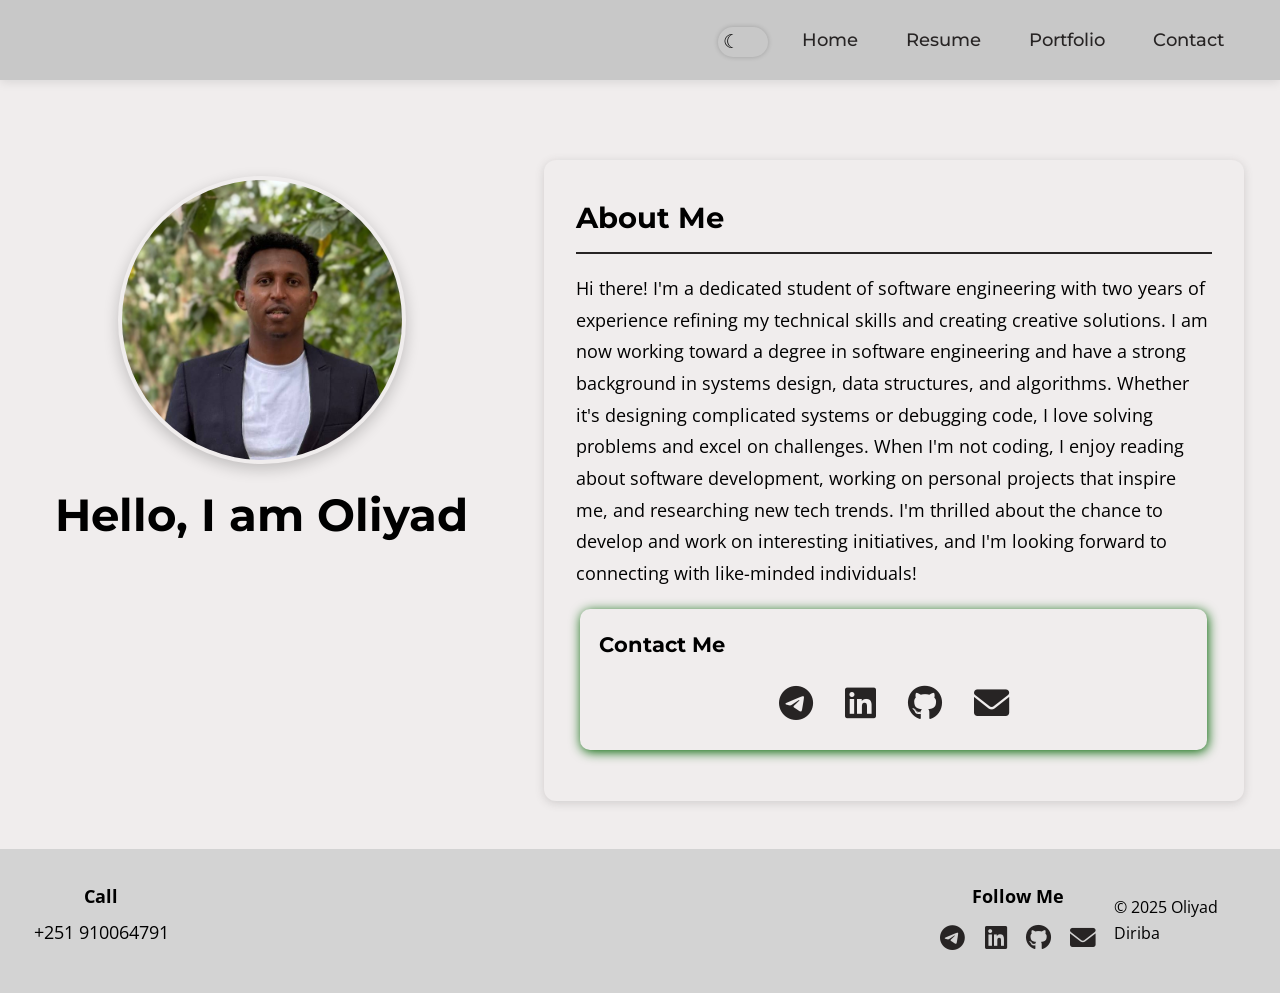
<file: personal-portfolio/index.html>
<!DOCTYPE html>
<html lang="en">
<head>
    <meta charset="UTF-8">
    <meta name="viewport" content="width=device-width, initial-scale=1.0">
    <meta name="robots" content="index, follow">
    <title>Home Page</title>
    <link rel="stylesheet" href="./css/about.css">
    <link rel="stylesheet" href="https://cdnjs.cloudflare.com/ajax/libs/font-awesome/6.0.0-beta3/css/all.min.css">
    <link rel="preconnect" href="https://fonts.googleapis.com">
    <link rel="preconnect" href="https://fonts.gstatic.com" crossorigin>
    <link href="https://fonts.googleapis.com/css2?family=Montserrat:ital,wght@0,100..900;1,100..900&family=Open+Sans:ital,wght@0,300..800;1,300..800&family=Roboto:ital,wght@0,100..900;1,100..900&display=swap" rel="stylesheet">
</head>
<body>
    <input type="checkbox" id="theme-toggle" class="theme-toggle">
    <label for="theme-toggle" class="toggle-label">     
        <span class="moon-icon">☾</span>   
        <span class="sun-icon">☀︎</span>                
    </label>
    
    <header>
        <nav class="home-nav">
            <a href="home.html">Home</a>
            <a href="resume.html">Resume</a>
            <a href="portfolio.html">Portfolio</a>
            <a href="contact.html">Contact</a>    
        </nav>
    </header>
    
    <main class="about-me">
        <section class="about-me__section">                   
            <div class="about-me__section-pic-div">
                <img class="about-me__section__profile-pic" src="./Images/profilePic/proPic.jpg" alt="Profile Picture">    
                <h2>Hello, I am Oliyad</h2>
                <div class="profession-wrap">
                    <h3 class="profession-list">
                        <span class="profession">Emerging developer</span>
                        <span class="profession">Musical instrument enthusiast</span>
                        <span class="profession">Frontend developer</span>
                        <span class="profession">Tech lover</span>
                    </h3> 
                </div>
            </div>                         
            <div class="about-me__section__infoCenter">
                <h3>About Me</h3>
                <p>
                    Hi there! I'm a dedicated student of software engineering with two years of experience refining my technical skills and creating creative solutions. I am now working toward a degree in software engineering and have a strong background in systems design, data structures, and algorithms. Whether it's designing complicated systems or debugging code, I love solving problems and excel on challenges. When I'm not coding, I enjoy reading about software development, working on personal projects that inspire me, and researching new tech trends. I'm thrilled about the chance to develop and work on interesting initiatives, and I'm looking forward to connecting with like-minded individuals!
                </p>    
                <div class="about-me__contactMe">
                    <h4>Contact Me</h4>
                    <div class="about-me__contactMe__links">
                        <a href="https://t.me/oliy_yad" target="_blank"><i class="fab fa-telegram"></i></a>
                        <a href="https://www.linkedin.com/in/oliyad-diriba/" target="_blank"><i class="fab fa-linkedin"></i></a>
                        <a href="https://github.com/oliprog-sys" target="_blank"><i class="fab fa-github"></i></a>
                        <a href="mailto:oliyaddiriba75@gmail.com" target="_blank"><i class="fas fa-envelope"></i></a>
                    </div>
                </div>                            
            </div>                         
        </section>        
    </main>
    
    <footer class="footer-main">       
        <section class="footer-main__firstSec">
            <div class="footer-main__firstSec__info1">
                <p>Call</p>
                <p>+251 910064791</p>
            </div>
            <div class="footer-main__firstSec__info2">
                <p>Follow Me</p>
                <div class="footer-main__firstSec__info2__links">
                    <a href="https://t.me/oliy_yad" target="_blank"><i class="fab fa-telegram"></i></a>
                    <a href="https://www.linkedin.com/in/oliyad-diriba/" target="_blank"><i class="fab fa-linkedin"></i></a>
                    <a href="https://github.com/oliprog-sys" target="_blank"><i class="fab fa-github"></i></a>
                    <a href="mailto:oliyaddiriba75@gmail.com"" target="_blank"><i class="fas fa-envelope"></i></a>
                </div>
            </div>
        </section>
        <section class="footer-main__secondSec">
            <p>&copy; 2025 Oliyad Diriba</p>
        </section>
    </footer>
</body>
</html>
</file>
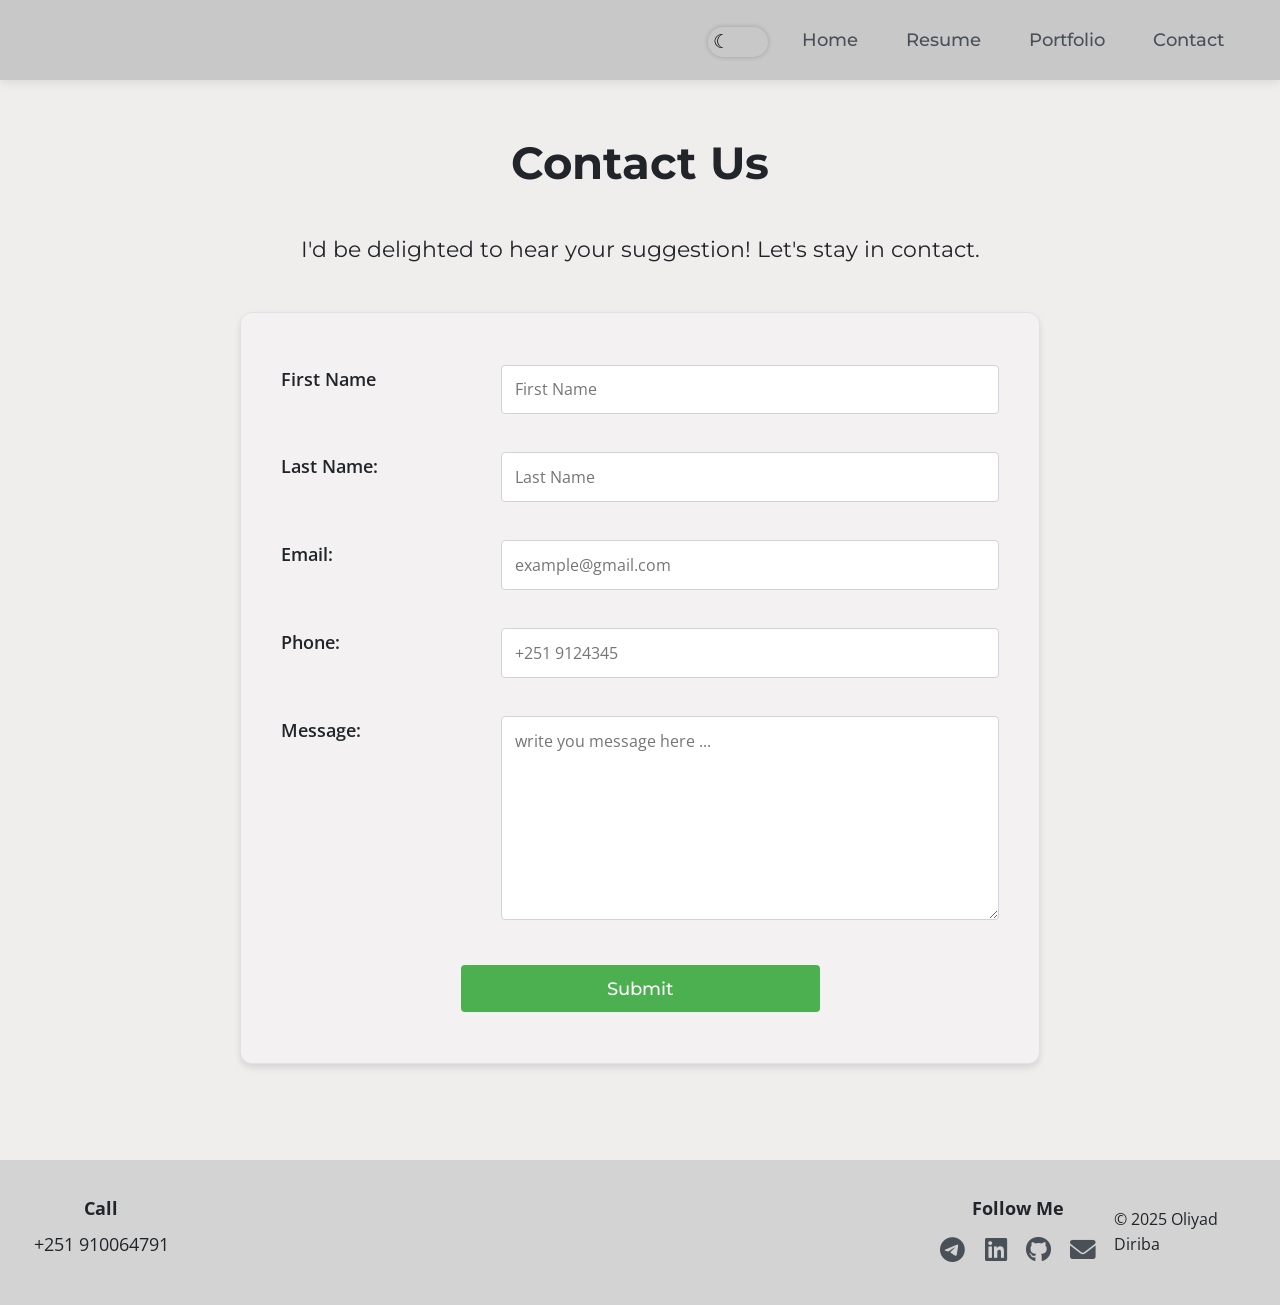
<file: personal-portfolio/contact.html>
<!DOCTYPE html>
<html lang="en">
<head>
    <meta charset="UTF-8">
    <meta name="viewport" content="width=device-width, initial-scale=1.0">
    <meta name="robots" content="index, follow">
    <title>Contack Us</title>
    <link rel="stylesheet" href="./css/contact.css">
    <link rel="stylesheet" href="https://cdnjs.cloudflare.com/ajax/libs/font-awesome/6.0.0-beta3/css/all.min.css">
    <link rel="preconnect" href="https://fonts.googleapis.com">
    <link rel="preconnect" href="https://fonts.gstatic.com" crossorigin>
    <link href="https://fonts.googleapis.com/css2?family=Montserrat:ital,wght@0,100..900;1,100..900&family=Open+Sans:ital,wght@0,300..800;1,300..800&family=Roboto:ital,wght@0,100..900;1,100..900&display=swap" rel="stylesheet">
</head>
<body>
    <input type="checkbox" id="theme-toggle" class="theme-toggle">
    <label for="theme-toggle" class="toggle-label">
        <span class="moon-icon">☾</span>   
        <span class="sun-icon">☀︎</span>  
    </label>
    
    <header>
        <nav class="contact-nav">
            <a href="home.html">Home</a>
            <a href="resume.html">Resume</a>
            <a href="portfolio.html">Portfolio</a>
            <a href="contact.html">Contact</a>
        </nav>
    </header>
    <main class="contact-main">
        <h1 class="contact-title">Contact Us</h1>
        <p class="contact-welcome">I'd be delighted to hear your suggestion! Let's stay in contact.</p>
        <form action="#" method="post" enctype="text/plain" class="contact-form">
            <table class="contact-table">            
                <tr>
                    <th><label for="firstname">First Name</label></th>
                    <td><input type="text" id="firstname" placeholder="First Name" required></td>
                </tr>
                <tr>
                    <th><label for="lastname">Last Name:</label></th>
                    <td><input type="text" id="lastname" placeholder="Last Name" required></td>
                </tr>
                <tr>
                    <th><label for="email">Email:</label></th>
                    <td><input type="email" name="email" id="email" placeholder="example@gmail.com" required></td>
                </tr>
                <tr>
                    <th><label for="phoneNum">Phone:</label></th>
                    <td><input type="tel" id="phoneNum" placeholder="+251 9124345" required></td>
                </tr>
                <tr>
                    <th><label for="message">Message:</label></th>
                    <td><textarea rows="8" cols="7" name="message" id="message" placeholder="write you message here ..."></textarea></td>
                </tr>
                <tr>                    
                    <td colspan="2">
                        <input type="submit" class="submitBtn" name="submit-btn" id="submit-btn">
                    </td>
                </tr>            
            </table>
        </form>
    </main>
    <footer class="footer-main">       
        <section class="footer-main__firstSec">
            <div class="footer-main__firstSec__info1">
                <p>Call</p>
                <p>+251 910064791</p>
            </div>
            <div class="footer-main__firstSec__info2">
                <p>Follow Me</p>
                <div class="footer-main__firstSec__info2__links">
                    <a href="https://t.me/oliy_yad" target="_blank"><i class="fab fa-telegram"></i></a>
                    <a href="https://www.linkedin.com/in/oliyad-diriba/" target="_blank"><i class="fab fa-linkedin"></i></a>
                    <a href="https://github.com/oliprog-sys" target="_blank"><i class="fab fa-github"></i></a>
                    <a href="mailto:oliyaddiriba75@gmail.com"" target="_blank"><i class="fas fa-envelope"></i></a>
                </div>
            </div>
        </section>
        <section class="footer-main__secondSec">
            <p>&copy; 2025 Oliyad Diriba</p>
        </section>
    </footer>
</body>
</html>
</file>
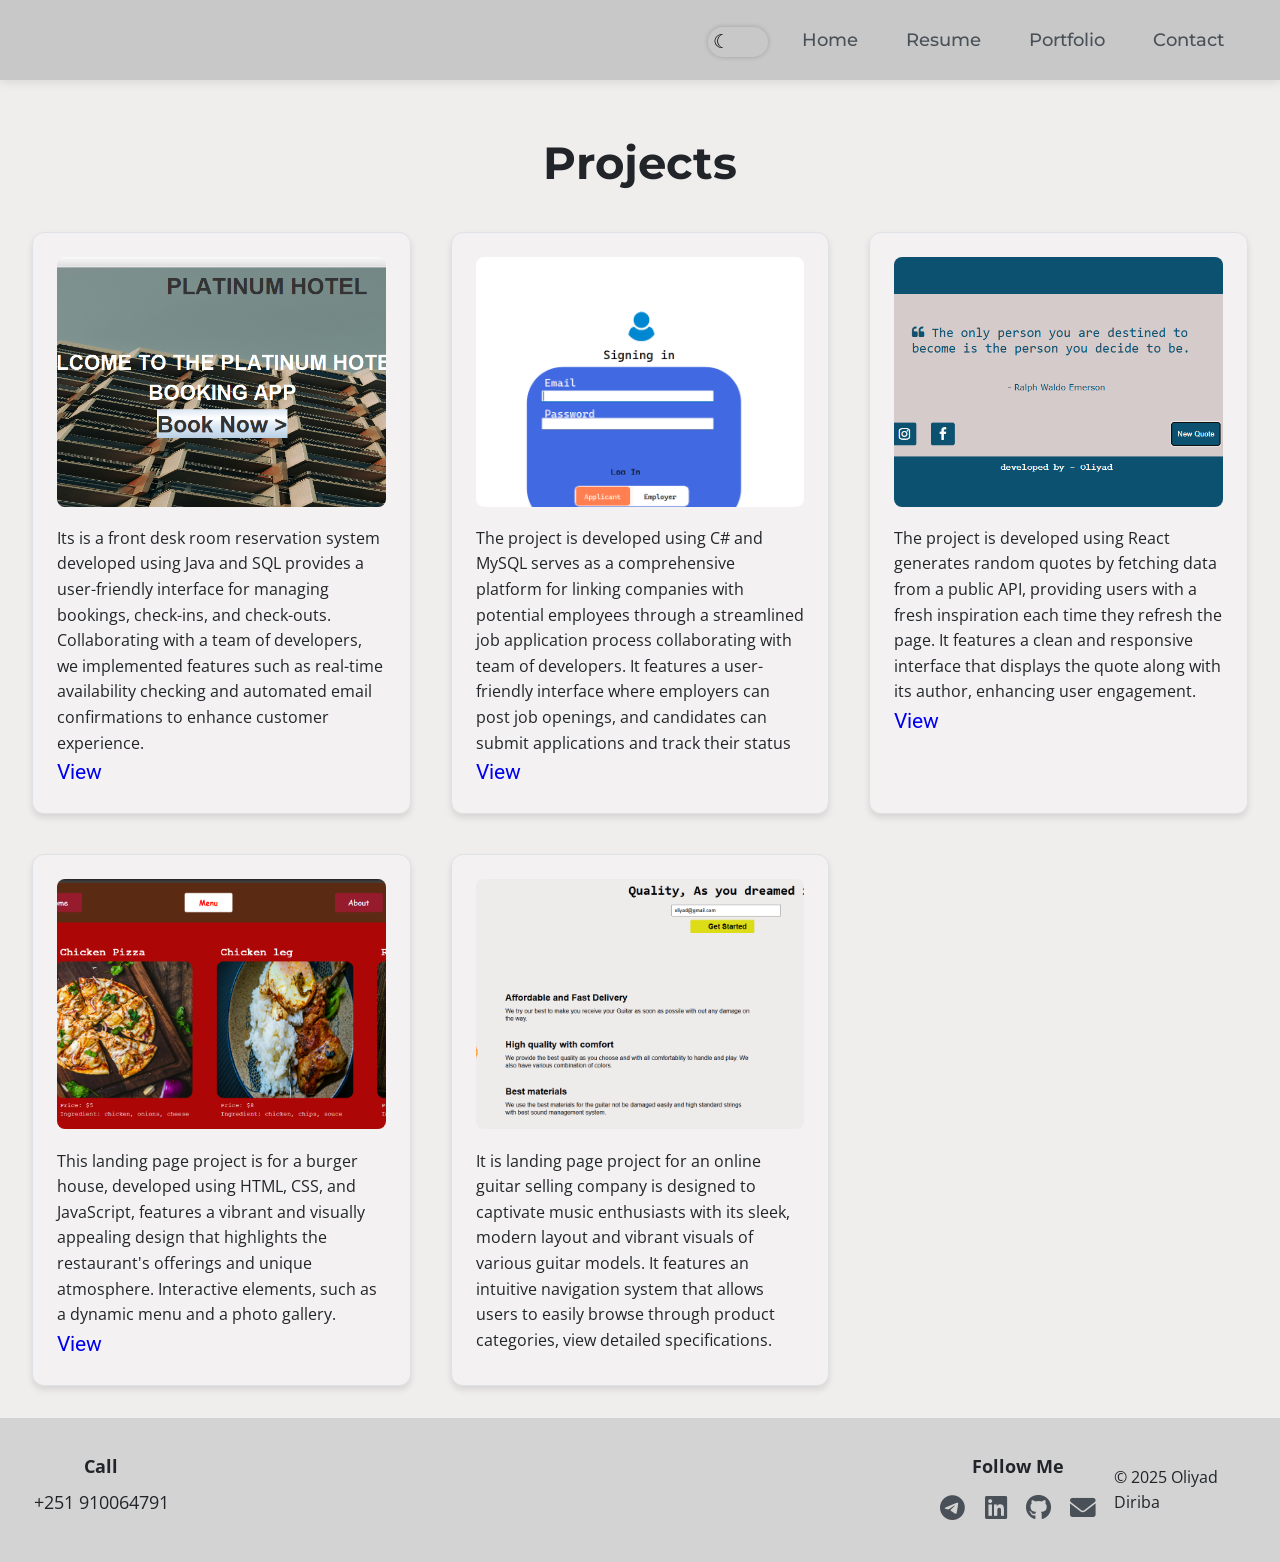
<file: personal-portfolio/portfolio.html>
<!DOCTYPE html>
<html lang="en">
<head>
    <meta charset="UTF-8">
    <meta name="viewport" content="width=device-width, initial-scale=1.0">
     <meta name="robots" content="index, follow">
    <title>Portfolio</title>
    <link rel="stylesheet" href="./css/portfolio.css">
    <link rel="stylesheet" href="https://cdnjs.cloudflare.com/ajax/libs/font-awesome/6.0.0-beta3/css/all.min.css">
    <link rel="preconnect" href="https://fonts.googleapis.com">
    <link rel="preconnect" href="https://fonts.gstatic.com" crossorigin>
    <link href="https://fonts.googleapis.com/css2?family=Montserrat:ital,wght@0,100..900;1,100..900&family=Open+Sans:ital,wght@0,300..800;1,300..800&family=Roboto:ital,wght@0,100..900;1,100..900&display=swap" rel="stylesheet">
</head>
<body>
    <input type="checkbox" id="theme-toggle" class="theme-toggle">
    <label for="theme-toggle" class="toggle-label">
        <span class="moon-icon">☾</span>   
        <span class="sun-icon">☀︎</span>  
    </label>
    
    <header>
        <nav class="portfolio-nav">
            <a href="home.html">Home</a>
            <a href="resume.html">Resume</a>
            <a href="portfolio.html">Portfolio</a>
            <a href="contact.html">Contact</a>
        </nav>
    </header>
    <main class="portfolio-section">
        <h1>Projects</h1>
        <div class="portfolio-section-container">
            <section class="portfolio-section__display">
                <div class="portfolio-section__display__img">
                    <img src="./Images/projectsImg/manag.png" alt="">
                </div>
                <div class="portfolio-section__display__description">
                   <p>
                        Its is a front desk room reservation system developed using Java and SQL provides a user-friendly interface for managing bookings, check-ins, and check-outs. Collaborating with a team of developers, we implemented features such as real-time availability checking and automated email confirmations to enhance customer experience.
                    </p>
                    <a href="https://github.com/oliprog-sys/hotel-room-reservation-project" target="_blank">View</a>
                </div>                
            </section>
            <section class="portfolio-section__display">
                <div class="portfolio-section__display__img">
                    <img width="120px" height="140px" src="./Images/projectsImg/jobS.png" alt="">
                </div>
                <div class="portfolio-section__display__description">
                   <p>
                    The project is developed using C# and MySQL serves as a comprehensive platform for linking companies with potential employees through a streamlined job application process collaborating with team of developers. It features a user-friendly interface where employers can post job openings, and candidates can submit applications and track their status
                   </p>
                   <a href="https://github.com/oliprog-sys/Job-In" target="_blank">View</a>
                </div>                
            </section>
            <section class="portfolio-section__display">
                <div class="portfolio-section__display__img">
                    <img width="120px" height="150px" src="./Images/projectsImg/randomeGene.png" alt="">
                </div>
                <div class="portfolio-section__display__description">
                   <p>
                    The project is developed using React generates random quotes by fetching data from a public API, providing users with a fresh inspiration each time they refresh the page. It features a clean and responsive interface that displays the quote along with its author, enhancing user engagement.
                   </p>
                   <a href="https://github.com/oliprog-sys/random-quote-app target="_blank">View</a>
                </div>                
            </section>
            <section class="portfolio-section__display">
                <div class="portfolio-section__display__img">
                    <img width="120px" height="150px" src="./Images/projectsImg/burgHo.png" alt="">
                </div>
                <div class="portfolio-section__display__description">
                   <p>
                    This landing page project is for a burger house, developed using HTML, CSS, and JavaScript, features a vibrant and visually appealing design that highlights the restaurant's offerings and unique atmosphere. Interactive elements, such as a dynamic menu and a photo gallery.
                   </p>
                   <a href="https://github.com/oliprog-sys/Restaurant-pagen" target="_blank">View</a>
                </div>                
            </section>
            <section class="portfolio-section__display">
                <div class="portfolio-section__display__img">
                    <img width="120px" height="150px" src="./Images/projectsImg/comm.png" alt="">
                </div>
                <div class="portfolio-section__display__description">
                   <p>
                    It is landing page project for an online guitar selling company is designed to captivate music enthusiasts with its sleek, modern layout and vibrant visuals of various guitar models. It features an intuitive navigation system that allows users to easily browse through product categories, view detailed specifications.
                   </p>                   
                </div>                
            </section>                        
        </div>
    </main>
    <footer class="footer-main">       
        <section class="footer-main__firstSec">
            <div class="footer-main__firstSec__info1">
                <p>Call</p>
                <p>+251 910064791</p>
            </div>
            <div class="footer-main__firstSec__info2">
                <p>Follow Me</p>
                <div class="footer-main__firstSec__info2__links">
                    <a href="https://t.me/oliy_yad" target="_blank"><i class="fab fa-telegram"></i></a>
                    <a href="https://www.linkedin.com/in/oliyad-diriba/" target="_blank"><i class="fab fa-linkedin"></i></a>
                    <a href="https://github.com/oliprog-sys" target="_blank"><i class="fab fa-github"></i></a>
                    <a href="mailto:oliyaddiriba75@gmail.com"" target="_blank"><i class="fas fa-envelope"></i></a>
                </div>
            </div>
        </section>
        <section class="footer-main__secondSec">
            <p>&copy; 2025 Oliyad Diriba</p>
        </section>
    </footer>
</body>
</html>
</file>
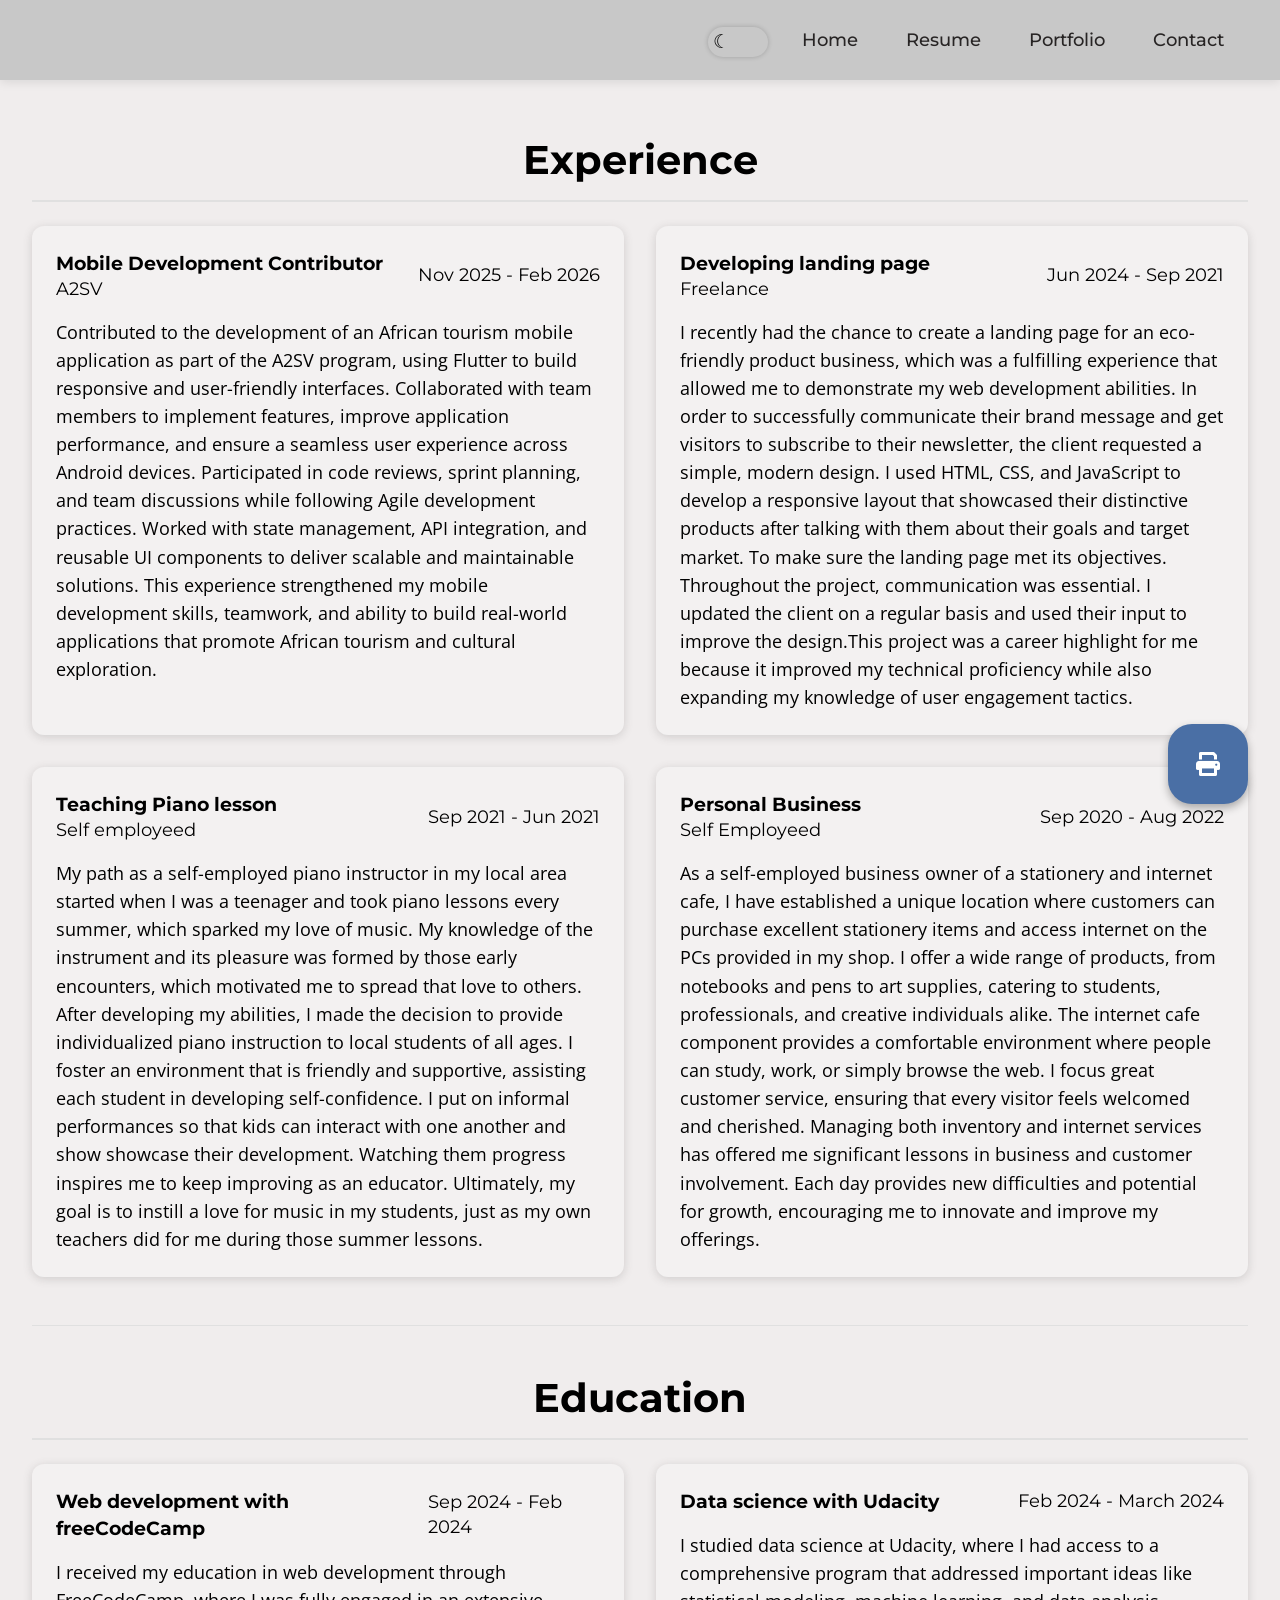
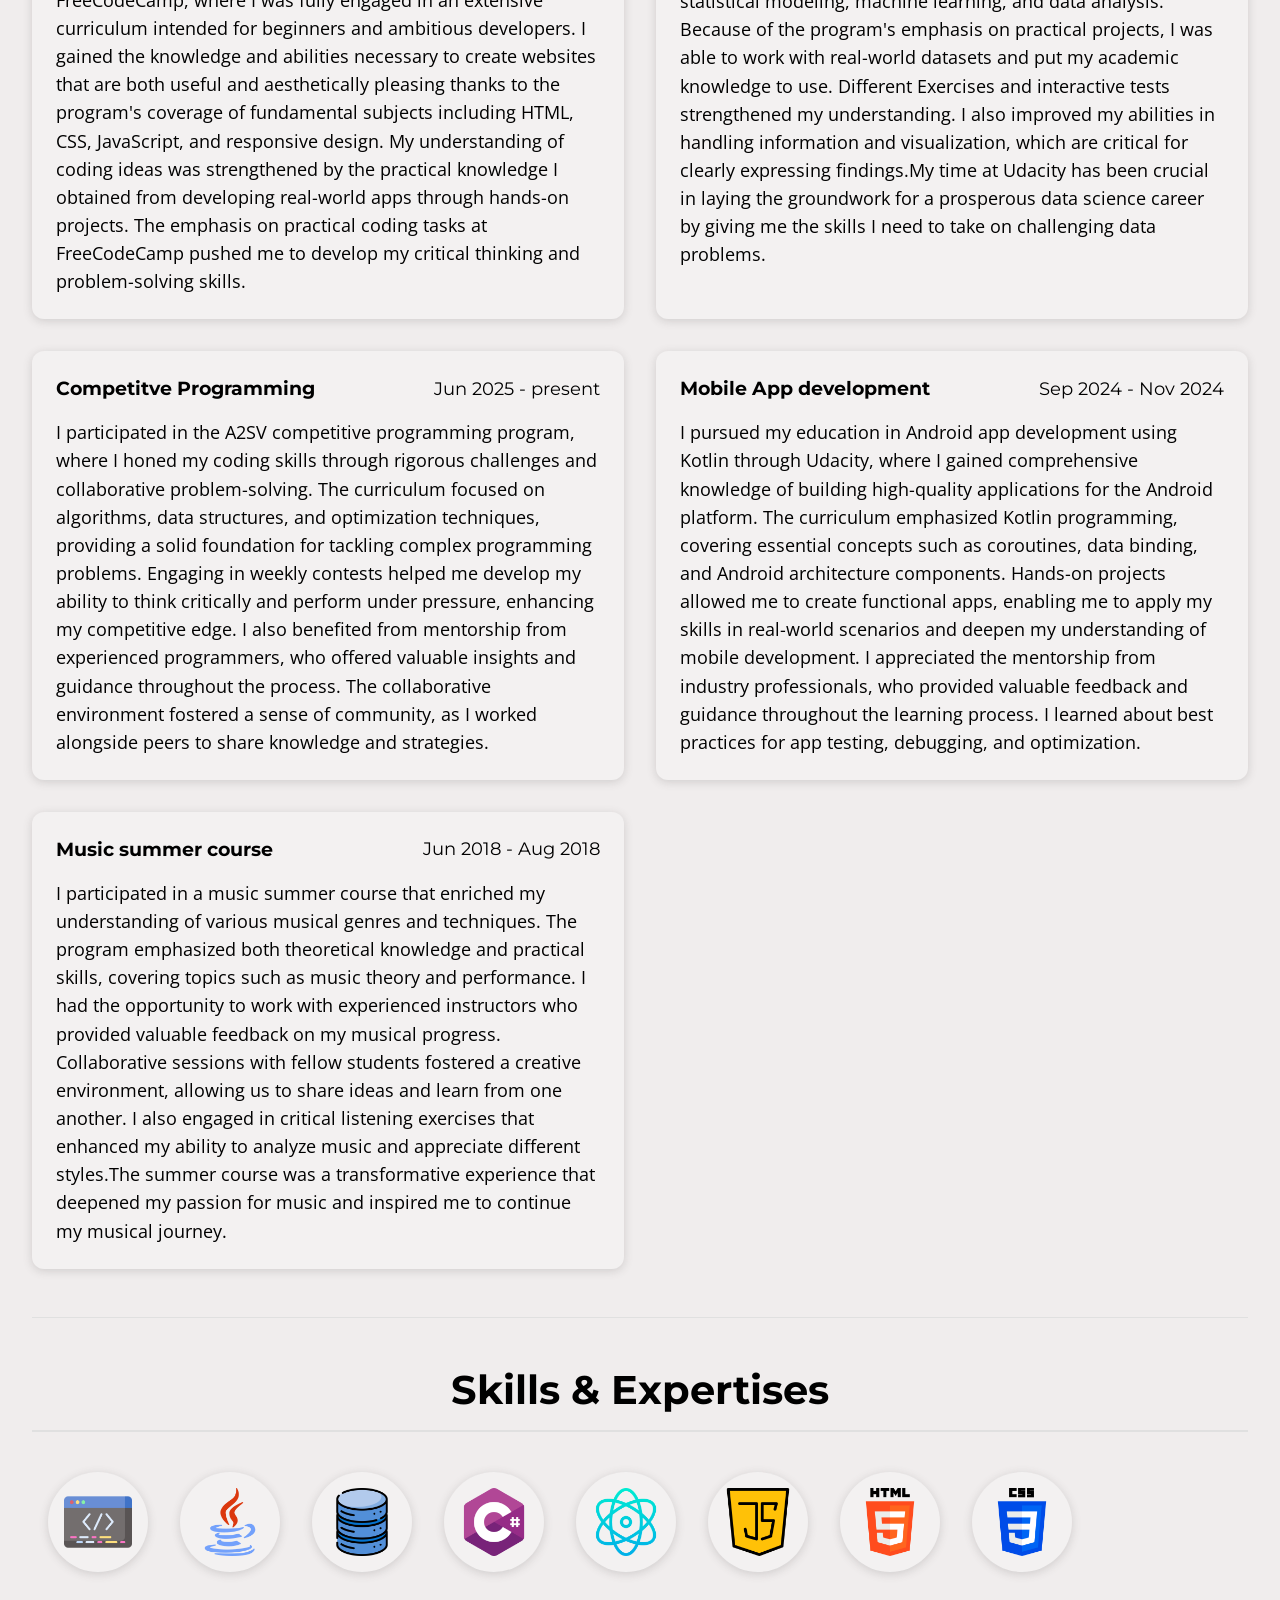
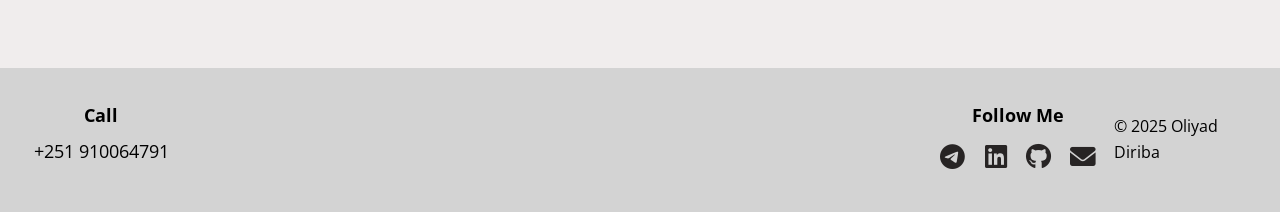
<file: personal-portfolio/resume.html>
<!DOCTYPE html>
<html lang="en">
<head>
    <meta charset="UTF-8">
    <meta name="viewport" content="width=device-width, initial-scale=1.0">
     <meta name="robots" content="index, follow">
    <title>Resume</title>
    <link rel="stylesheet" href="./css/resume.css">
    <link rel="stylesheet" href="https://cdnjs.cloudflare.com/ajax/libs/font-awesome/6.0.0-beta3/css/all.min.css">    
    <link rel="preconnect" href="https://fonts.googleapis.com">
    <link rel="preconnect" href="https://fonts.gstatic.com" crossorigin>
    <link href="https://fonts.googleapis.com/css2?family=Montserrat:ital,wght@0,100..900;1,100..900&family=Open+Sans:ital,wght@0,300..800;1,300..800&family=Roboto:ital,wght@0,100..900;1,100..900&display=swap" rel="stylesheet">

</head>
<body>
    <input type="checkbox" id="theme-toggle" class="theme-toggle">
    <label for="theme-toggle" class="toggle-label">
        <span class="moon-icon">☾</span>   
        <span class="sun-icon">☀︎</span>  
    </label>

    <button class="print-button" onclick="window.print()">
        <i class="fas fa-print"></i>
    </button>

    <header>
        <nav class="resume-nav">
            <a href="home.html">Home</a>
            <a href="resume.html">Resume</a>
            <a href="portfolio.html">Portfolio</a>
            <a href="contact.html">Contact</a>
        </nav>
    </header>
    <main class="resume-main">
        <section class="resume-section">
            <h2>Experience</h2>
            <ol class="experience-list">
                <li>
    <div class="experience-section">
        <div class="experience-section__timeline">
            <div>
                <p>Mobile Development Contributor</p>
                <p>A2SV</p>
            </div>
            <p>Nov 2025 - Feb 2026</p>
        </div>

        <p class="experience-section__info">
            Contributed to the development of an African tourism mobile application as part of the A2SV program, using Flutter to build responsive and user-friendly interfaces. Collaborated with team members to implement features, improve application performance, and ensure a seamless user experience across Android devices. Participated in code reviews, sprint planning, and team discussions while following Agile development practices. Worked with state management, API integration, and reusable UI components to deliver scalable and maintainable solutions. This experience strengthened my mobile development skills, teamwork, and ability to build real-world applications that promote African tourism and cultural exploration.
        </p>
    </div>
</li>
                <li>
                    <div class="experience-section">
                        <div class="experience-section__timeline">
                            <div>
                                <p>Developing landing page</p>
                                <p>Freelance</p>
                            </div>
                            <p> Jun 2024 - Sep 2021</p>                            
                        </div>  
                        <p class="experience-section__info">
                            I recently had the chance to create a landing page for an eco-friendly product business, which was a fulfilling experience that allowed me to demonstrate my web development abilities. In order to successfully communicate their brand message and get visitors to subscribe to their newsletter, the client requested a simple, modern design. I used HTML, CSS, and JavaScript to develop a responsive layout that showcased their distinctive products after talking with them about their goals and target market. To make sure the landing page met its objectives. Throughout the project, communication was essential. I updated the client on a regular basis and used their input to improve the design.This project was a career highlight for me because it improved my technical proficiency while also expanding my knowledge of user engagement tactics.
                        </p>                                      
                    </div>
                </li>
                <li>
                    <div class="experience-section">
                        <div class="experience-section__timeline">
                            <div>
                                <p>Teaching Piano lesson</p>
                                <p>Self employeed</p>
                            </div>
                            <p>Sep 2021 - Jun 2021</p>                            
                        </div>
                        <p class="experience-section__info">
                            My path as a self-employed piano instructor in my local area started when I was a teenager and took piano lessons every summer, which sparked my love of music. My knowledge of the instrument and its pleasure was formed by those early encounters, which motivated me to spread that love to others. After developing my abilities, I made the decision to provide individualized piano instruction to local students of all ages. I foster an environment that is friendly and supportive, assisting each student in developing self-confidence. I put on informal performances so that kids can interact with one another and show showcase their development. Watching them progress inspires me to keep improving as an educator. Ultimately, my goal is to instill a love for music in my students, just as my own teachers did for me during those summer lessons.
                        </p>                                      
                    </div>
                </li>
                <li>
                    <div class="experience-section">
                        <div class="experience-section__timeline">
                            <div>
                                <p>Personal Business</p>
                                <p>Self Employeed</p>
                            </div>
                            <p> Sep 2020 - Aug 2022</p>                            
                        </div>  
                        <p class="experience-section__info">
                            As a self-employed business owner of a stationery and internet cafe, I have established a unique location where customers can purchase excellent stationery items and access internet on the PCs provided in my shop. I offer a wide range of products, from notebooks and pens to art supplies, catering to students, professionals, and creative individuals alike. The internet cafe component provides a comfortable environment where people can study, work, or simply browse the web. I focus great customer service, ensuring that every visitor feels welcomed and cherished.  Managing both inventory and internet services has offered me significant lessons in business and customer involvement. Each day provides new difficulties and potential for growth, encouraging me to innovate and improve my offerings.
                        </p>                                      
                    </div>
                </li>
                
            </ol>
        </section>
        <hr>
        <section class="resume-section">
            <h2>Education</h2>           
            <ol class="education-list">
                <li>
                    <div class="education-section">
                        <div class="education-section__timeline">                            
                            <p>Web development with freeCodeCamp</p>
                            <p>Sep 2024 - Feb 2024</p>
                        </div>
                        <p class="education-section__info">
                            I received my education in web development through FreeCodeCamp, where I was fully engaged in an extensive curriculum intended for beginners and ambitious developers. I gained the knowledge and abilities necessary to create websites that are both useful and aesthetically pleasing thanks to the program's coverage of fundamental subjects including HTML, CSS, JavaScript, and responsive design. My understanding of coding ideas was strengthened by the practical knowledge I obtained from developing real-world apps through hands-on projects.  The emphasis on practical coding tasks at FreeCodeCamp pushed me to develop my critical thinking and problem-solving skills. 
                        </p>                        
                    </div> 
                </li>
                <li>
                    <div class="education-section">
                        <div class="education-section__timeline">                            
                            <p>Data science with Udacity</p>
                            <p>Feb 2024 - March 2024</p>
                        </div>
                        <p class="education-section__info">
                            I studied data science at Udacity, where I had access to a comprehensive program that addressed important ideas like statistical modeling, machine learning, and data analysis. Because of the program's emphasis on practical projects, I was able to work with real-world datasets and put my academic knowledge to use. Different Exercises and interactive tests strengthened my understanding. I also improved my abilities in handling information and visualization, which are critical for clearly expressing findings.My time at Udacity has been crucial in laying the groundwork for a prosperous data science career by giving me the skills I need to take on challenging data problems.
                        </p>                        
                    </div> 
                </li>
                <li>
                    <div class="education-section">
                        <div class="education-section__timeline">                            
                            <p>Competitve Programming</p>
                            <p>Jun 2025 - present</p>
                        </div>
                        <p class="education-section__info">
                            I participated in the A2SV competitive programming program, where I honed my coding skills through rigorous challenges and collaborative problem-solving. The curriculum focused on algorithms, data structures, and optimization techniques, providing a solid foundation for tackling complex programming problems. Engaging in weekly contests helped me develop my ability to think critically and perform under pressure, enhancing my competitive edge. I also benefited from mentorship from experienced programmers, who offered valuable insights and guidance throughout the process. The collaborative environment fostered a sense of community, as I worked alongside peers to share knowledge and strategies.
                        </p>                        
                    </div> 
                </li>
                <li>
                    <div class="education-section">
                        <div class="education-section__timeline">                            
                            <p>Mobile App development</p>
                            <p>Sep 2024 - Nov 2024</p>
                        </div>
                        <p class="education-section__info">
                            I pursued my education in Android app development using Kotlin through Udacity, where I gained comprehensive knowledge of building high-quality applications for the Android platform. The curriculum emphasized Kotlin programming, covering essential concepts such as coroutines, data binding, and Android architecture components. Hands-on projects allowed me to create functional apps, enabling me to apply my skills in real-world scenarios and deepen my understanding of mobile development. I appreciated the mentorship from industry professionals, who provided valuable feedback and guidance throughout the learning process. I learned about best practices for app testing, debugging, and optimization.
                        </p>                        
                    </div> 
                </li>
                <li>
                    <div class="education-section">
                        <div class="education-section__timeline">                            
                            <p>Music summer course</p>
                            <p>Jun 2018 - Aug 2018</p>
                        </div>
                        <p class="education-section__info">
                            I participated in a music summer course that enriched my understanding of various musical genres and techniques. The program emphasized both theoretical knowledge and practical skills, covering topics such as music theory and performance. I had the opportunity to work with experienced instructors who provided valuable feedback on my musical progress. Collaborative sessions with fellow students fostered a creative environment, allowing us to share ideas and learn from one another.  I also engaged in critical listening exercises that enhanced my ability to analyze music and appreciate different styles.The summer course was a transformative experience that deepened my passion for music and inspired me to continue my musical journey.
                        </p>                        
                    </div> 
                </li>
                
            </ol>
        </section>
        <hr>
        <section class="resume-section">
            <h2>Skills & Expertises</h2>
            <div class="skills-section">                
                <ul class="skills-section-list slide">
                    <li class="skills-section-list-items">
                        <img width="120px" height="120px" src="./Images/skillsImage/programming.png" alt="Competitive programming">
                    </li>
                    <li class="skills-section-list-items">
                        <img width="120px" height="120px" src="./Images/skillsImage/java.png" alt="Competitive programming">
                    </li>
                    <li class="skills-section-list-items">
                        <img width="120px" height="120px" src="./Images/skillsImage/database.png" alt="Competitive programming">
                    </li>
                    <li class="skills-section-list-items">
                        <img width="120px" height="120px" src="./Images/skillsImage/c-sharp.png" alt="Competitive programming">
                    </li>                    
                    <li class="skills-section-list-items">
                        <img width="120px" height="120px" src="./Images/skillsImage/react.png" alt="Competitive programming">
                    </li> 
                    <li class="skills-section-list-items">
                        <img width="120px" height="120px" src="./Images/skillsImage/java-script.png" alt="Competitive programming">
                    </li> 
                    <li class="skills-section-list-items">
                        <img width="120px" height="120px" src="./Images/skillsImage/html-5.png" alt="Competitive programming">
                    </li> 
                    <li class="skills-section-list-items">
                        <img width="120px" height="120px" src="./Images/skillsImage/css-3.png" alt="Competitive programming">
                    </li> 
                </ul>
            </div>
        </section>        
    </main>        
    <footer class="footer-main">       
        <section class="footer-main__firstSec">
            <div class="footer-main__firstSec__info1">
                <p>Call</p>
                <p>+251 910064791</p>
            </div>
            <div class="footer-main__firstSec__info2">
                <p>Follow Me</p>
                <div class="footer-main__firstSec__info2__links">
                    <a href="https://t.me/oliy_yad" target="_blank"><i class="fab fa-telegram"></i></a>
                    <a href="https://www.linkedin.com/in/oliyad-diriba/" target="_blank"><i class="fab fa-linkedin"></i></a>
                    <a href="https://github.com/oliprog-sys" target="_blank"><i class="fab fa-github"></i></a>
                    <a href="mailto:oliyaddiriba75@gmail.com"" target="_blank"><i class="fas fa-envelope"></i></a>
                </div>
            </div>
        </section>
        <section class="footer-main__secondSec">
            <p>&copy; 2025 Oliyad Diriba</p>
        </section>
    </footer>
</body>
</html>
</file>
<file: personal-portfolio/css/about.css>
/* Base styles - Mobile First */
* {
    margin: 0;
    padding: 0;
    box-sizing: border-box;
}

/* light mode style */
:root {
    --background-color: #f0eded;
    --header-color: rgb(200, 200, 200);
    --text-color: black;
    --link-color: rgb(39, 36, 36);
    --hover-color: rgb(50, 50, 50);
    --footer-color: lightgray;
    --card-shadow: 0px 2px 10px rgba(78, 73, 73, 0.2);
    --card-hover-shadow: 0px 2px 10px rgb(141, 191, 207);
    --contact-shadow: 1px 2px 12px darkgreen;
    --profile-border: transparent;
}

/* Dark mode style  */
body:has(#theme-toggle:checked) {
    --background-color: #121212;
    --header-color: #1E1E1E;
    --text-color: #e6e6e6;
    --link-color: #c5c5c5;
    --hover-color: #ffffff;
    --footer-color: #3A3A3A;
    --card-shadow: 0px 2px 10px rgba(255, 255, 255, 0.1);
    --card-hover-shadow: 0px 2px 15px rgba(100, 150, 200, 0.4);
    --contact-shadow: 1px 2px 12px rgba(50, 150, 100, 0.5);
    --profile-border: rgba(255, 255, 255, 0.1);
}

body {
    background-color: var(--background-color);
    color: var(--text-color);
    transition: all 0.4s ease;
    font-family: 'Roboto', Arial, 'Segoe UI', Tahoma, Geneva, Verdana, sans-serif;
    line-height: 1.6;
    min-height: 100vh;
    display: flex;
    flex-direction: column;
}

header {
    width: 100%;
    height: 4.5em;
    background-color: var(--header-color);
    display: flex;
    justify-content: center;
    align-items: center;
    position: fixed;
    top: 0;
    left: 0;
    z-index: 900;
    padding: 0 1rem;
    box-shadow: 0 2px 10px rgba(0, 0, 0, 0.1);
    transition: background-color 0.4s ease;
}

/* Theme toggle styles */
.theme-toggle {
    display: none;
}

.toggle-label {
    cursor: pointer;
    position: fixed;
    top: 1.5rem;
    right: 1rem;
    z-index: 1000;
    width: 50px;
    height: 26px;
    background: var(--header-color);
    border-radius: 30px;
    display: flex;
    align-items: center;
    justify-content: space-between;
    padding: 0 5px;
    box-shadow: 0 0 5px rgba(0, 0, 0, 0.2);
    transition: all 0.3s ease;
}

.toggle-label:hover {
    transform: scale(1.1);
}

.sun-icon, .moon-icon {
    font-size: 1rem;
    transition: all 0.3s ease;
}

.sun-icon {
    color: #fff;
}

.moon-icon {
    color: #000;
}

/* Toggle states */
#theme-toggle:checked + .toggle-label .moon-icon {
    opacity: 0;
    transform: translateX(10px);
}

#theme-toggle:checked + .toggle-label .sun-icon {
    opacity: 1;
    transform: translateX(0);    
}

#theme-toggle:not(:checked) + .toggle-label .moon-icon {
    opacity: 1;
    transform: translateX(0);
}

#theme-toggle:not(:checked) + .toggle-label .sun-icon {
    opacity: 0;
    transform: translateX(10px);
}


.home-nav {
    display: flex;
    flex-wrap: wrap;
    justify-content: center;
    gap: 0.5rem;
}

.home-nav a {
    color: var(--link-color);
    text-decoration: none;
    padding: 0.4rem 0.8rem;
    font-family: 'Montserrat', sans-serif;
    font-size: 1rem;
    font-weight: 500;
    border-radius: 4px;
    transition: all 0.3s ease;
}

.home-nav a:hover {
    color: var(--hover-color);
    background: rgba(0, 0, 0, 0.1);
        transform: translateY(-2px);
}

.about-me {
    width: 100%;
    padding: 1.5rem;
    background-color: var(--background-color);
    margin-top: 5.5em;
    transition: background-color 0.4s ease;
    flex: 1;
}

.about-me__section {
    width: 100%;
    display: flex;
    flex-direction: column;
    justify-content: center;
    align-items: center;
    color: var(--text-color);
}

.about-me__section-pic-div {
    display: flex;
    flex-direction: column;
    justify-content: center;
    text-align: center;
    padding: 1em;
    margin-bottom: 1.5rem;
}

.about-me__section-pic-div h2 {
    font-family: 'Montserrat', sans-serif;
    font-size: 2rem;
    margin: 1rem 0;
    color: var(--text-color);
}

.about-me__section__profile-pic {
    margin: 0 auto;
    width: 12rem;
    height: 12rem;
    border-radius: 50%;
    border: 4px solid var(--profile-border);
    box-shadow: 0 5px 15px rgba(0, 0, 0, 0.2);
    object-fit: cover;
    transition: all 0.4s ease;
}

.profession-wrap {
    padding: 1rem;
    text-align: center;
}

.profession-list {
    display: inline-block;
    position: relative;
    font-size: 1.2rem;
    font-family: 'Montserrat', sans-serif;
    white-space: nowrap;
    overflow: hidden;
    width: 34ch;
    height: 1.5rem;
    color: var(--text-color);
}

.profession {
    position: absolute;
    top: 0;
    left: 0;
    opacity: 0;
    width: 0;    
    overflow: hidden;
    white-space: nowrap;
    color: var(--text-color);
    text-align: center;
    line-height: 1.1em;
}

.profession:nth-child(1) {
    animation: type1 32s steps(30) infinite;
}
.profession:nth-child(2) {
    animation: type2 32s steps(40) infinite;
}
.profession:nth-child(3) {
    animation: type3 32s steps(20) infinite;
}
.profession:nth-child(4) {
    animation: type4 32s steps(20) infinite;
}

@keyframes type1 {
    0%   { width: 0; opacity: 1; }
    6.25% { width: 16ch; opacity: 1; }
    12.5% { width: 16ch; opacity: 1; }
    18.75% { width: 0; opacity: 1; }
    25%  { width: 0; opacity: 0; }
    100% { width: 0; opacity: 0; }
}

@keyframes type2 {
    25%  { width: 0; opacity: 1; }
    31.25% { width: 24ch; opacity: 1; }
    37.5%  { width: 24ch; opacity: 1; }
    43.75% { width: 0; opacity: 1; }
    50%  { width: 0; opacity: 0; }
    100% { width: 0; opacity: 0; }
}

@keyframes type3 {
    50%  { width: 0; opacity: 1; }
    56.25% { width: 15.5ch; opacity: 1; }
    62.5%  { width: 15.5ch; opacity: 1; }
    68.75% { width: 0; opacity: 1; }
    75%  { width: 0; opacity: 0; }
    100% { width: 0; opacity: 0; }
}

@keyframes type4 {
    75%  { width: 0; opacity: 1; }
    81.25% { width: 8ch; opacity: 1; }
    87.5%  { width: 7ch; opacity: 1; }
    93.75% { width: 0; opacity: 1; }
    100% { width: 0; opacity: 0; }
}

.about-me__section__infoCenter {
    text-align: start;
    padding: 1.5rem;
    box-shadow: var(--card-shadow);
    border-radius: 12px;
    font-family: 'Open Sans', sans-serif;
    line-height: 1.6;
    font-size: 1rem;
    margin-bottom: 1.5rem;
    transition: all 0.4s ease;
    background: var(--background-color);
}

.about-me__section__infoCenter:hover {
    box-shadow: var(--card-hover-shadow);
    transform: translateY(-3px);
}

.about-me__section__infoCenter p {
    margin-bottom: 1.2rem;
    color: var(--text-color);
}

.about-me__section__infoCenter h3 {
    font-size: 1.5rem;
    margin-bottom: 1.2rem;
    color: var(--text-color);
    border-bottom: 2px solid var(--link-color);
    padding-bottom: 0.5rem;
    font-family: 'Montserrat', sans-serif;
}

.about-me__contactMe {
    box-shadow: var(--contact-shadow);
    margin: 1.2rem 0.3rem;
    padding: 1.2rem;
    line-height: 1.6;
    border-radius: 10px;
    background: var(--background-color);
    transition: all 0.4s ease;
}

.about-me__contactMe h4 {
    font-size: 1.3rem;
    margin-bottom: 0.8rem;
    color: var(--text-color);
    font-family: 'Montserrat', sans-serif;
}

.about-me__contactMe__links {
    width: 100%;
    display: flex;
    justify-content: center;
    gap: 1.5rem;
}

.about-me__contactMe__links a {
    color: var(--link-color);
    font-size: 1.8rem;
    transition: all 0.3s ease;
}

.about-me__contactMe__links a:hover {
    transform: translateY(-3px);
    color: var(--hover-color);
}

.footer-main {
    width: 100%;
    min-height: 9em;
    display: flex;
    flex-direction: column;
    justify-content: space-between;
    align-items: center;
    background-color: var(--footer-color);
    padding: 1rem;
    transition: background-color 0.4s ease;
}

.footer-main__firstSec {
    width: 100%;
    display: flex;
    flex-direction: column;
    justify-content: space-between;
    padding: 1em;
    line-height: 1.6;
    font-family: 'Open Sans', sans-serif;
    font-size: 1.1em;
    text-align: center;
    gap: 1.5rem;
}

.footer-main__firstSec__info1 p:first-child,
.footer-main__firstSec__info2 p:first-child {
    font-weight: bold;
    margin-bottom: 0.5rem;
    color: var(--text-color);
}

.footer-main__firstSec__info2__links {
    display: flex;
    justify-content: center;
    gap: 1.2rem;
    margin-top: 0.5rem;
}

.footer-main__firstSec__info2__links a {
    color: var(--link-color);
    font-size: 1.6rem;
    transition: all 0.3s ease;
}

.footer-main__firstSec__info2__links a:hover {
    color: var(--hover-color);
    transform: translateY(-2px);
}

.footer-main__secondSec p {
    font-size: 1rem;
    font-family: 'Open Sans', sans-serif;
    padding: 0.7rem 0;
    color: var(--text-color);
}

/* Tablet styles */
@media screen and (min-width: 768px) {
    header {
        height: 5em;
        padding: 0 2rem;
        justify-content: flex-end;
    }
    
    .home-nav {
        flex-wrap: nowrap;
        gap: 0;
    }
    
    .home-nav a {
        font-size: 1.1rem;
        padding: 0.5rem 1rem;
        margin: 0 0.5rem;
    }
    
    .about-me {
        padding: 2em;
        margin-top: 6em;
    }
    
    .about-me__section__profile-pic {
        width: 14rem;
        height: 14rem;
    }
    
    .about-me__section-pic-div h2 {
        font-size: 2.5rem;
    }
    
    .profession-list {
        font-size: 1.5rem;
        height: 1.8rem;
    }
    
    .about-me__section__infoCenter {
        padding: 2rem;
        line-height: 1.8;
        font-size: 1.1rem;
    }
    
    .about-me__section__infoCenter h3 {
        font-size: 1.8rem;
    }
    
    .about-me__contactMe__links {
        gap: 2rem;
    }
    
    .about-me__contactMe__links a {
        font-size: 2.2rem;
    }
    
    .toggle-label {
        top: 1.7rem;
        right: 32rem;
        /* width: 60px; */
        height: 30px;
    }
    
    .sun-icon, .moon-icon {
        font-size: 1.2rem;
    }
    
    #theme-toggle:checked + .toggle-label .sun-icon {
        transform: translateX(2px);
    }
}

/* Desktop styles */
@media screen and (min-width: 1000px) {
    .about-me {
        margin-top: 8em;
        margin-bottom: 1em;
    }
    
    .about-me__section {   
        flex-direction: row;
        justify-content: space-around;  
        align-items: flex-start;
        gap: 3rem;
    }   

    .about-me__section-pic-div {
        flex: 1;
        max-width: 400px;
        margin-bottom: 0;
    }

    .about-me__section__infoCenter {
        flex: 2;
        max-width: 600px;
        margin-bottom: 0;
    }

    .about-me__section-pic-div h2 {
        font-size: 2.8rem;
    }

    .profession-list {
        font-size: 1.5rem;
    }
    
    .about-me__section__profile-pic {
        width: 18rem;
        height: 18rem;
    }

    .footer-main {
        flex-direction: row;
        padding: 1rem;
    }

    .footer-main__firstSec {
        width: 90%;
        flex-direction: row;
        font-size: 1.1em;
    }
    
    .home-nav a {
        font-size: 1.1rem;
    }
}

/* Large desktop styles */
@media screen and (min-width: 1200px) {
    .about-me__section__infoCenter {
        max-width: 700px;
    }
    
    .about-me__section-pic-div {
        max-width: 450px;
    }
}
</file>
<file: personal-portfolio/css/contact.css>
/* Base styles - Mobile First */
* {
    margin: 0;
    padding: 0;
    box-sizing: border-box;
}

:root {
    --background-color: #f0eded;
    --header-color: rgb(200, 200, 200);
    --text-color: #212529;
    --link-color: #495057;
    --hover-color: #000;
    --footer-color: lightgray;
    --form-bg: #f3f1f1;;
    --form-shadow: 0 4px 6px rgba(0, 0, 0, 0.1);
    --form-border: #dee2e6;
    --input-bg: #ffffff;
    --input-border: #ced4da;
    --input-text: #495057;
    --button-bg: #4caf50;
    --button-hover: #45a049;
    --button-text: #ffffff;
}

/* Dark mode styles */
body:has(#theme-toggle:checked) {
    --background-color: #121212;
    --header-color: #1E1E1E;
    --text-color: #e6e6e6;
    --link-color: #c5c5c5;
    --hover-color: #ffffff;
    --footer-color: #3A3A3A;
    --form-bg: #1c1c20;
    --form-shadow: 0 4px 6px rgba(0, 0, 0, 0.3);
    --form-border: #373b69;
    --input-bg: #45454d;
    --input-border: #4a4a6a;
    --input-text: #e6e6e6;
    --button-bg: #357a38;
    --button-hover: #2e6b31;
    --button-text: #ffffff;
}

body {
    background-color: var(--background-color);
    color: var(--text-color);
    transition: all 0.4s ease;
    font-family: 'Roboto', Arial, 'Segoe UI', Tahoma, Geneva, Verdana, sans-serif;
    line-height: 1.6;
    min-height: 100vh;
    display: flex;
    flex-direction: column;
}

header {
    width: 100%;
    height: 4.5em;
    background-color: var(--header-color);
    display: flex;
    justify-content: center;
    align-items: center;
    position: fixed;
    top: 0;
    left: 0;
    z-index: 900;
    padding: 0 1rem;
    box-shadow: 0 2px 10px rgba(0, 0, 0, 0.1);
    transition: background-color 0.4s ease;
}

textarea {
    resize: vertical;
    min-height: 120px;
}

/* Theme toggle styles */
.theme-toggle {
    display: none;
}

.toggle-label {
    cursor: pointer;
    position: fixed;
    top: 1.5rem;
    right: 1rem;
    z-index: 1000;
    width: 50px;
    height: 26px;
    background: var(--header-color);
    border-radius: 30px;
    display: flex;
    align-items: center;
    justify-content: space-between;
    padding: 0 5px;
    box-shadow: 0 0 5px rgba(0, 0, 0, 0.2);
    transition: all 0.3s ease;
}

.toggle-label:hover {
    transform: scale(1.1);
}

.sun-icon, .moon-icon {
    font-size: 1rem;
    transition: all 0.3s ease;
}

.sun-icon {
    color: #fff;
}

.moon-icon {
    color: #000;
}

/* Toggle states */
#theme-toggle:checked + .toggle-label .moon-icon {
    opacity: 0;
    transform: translateX(10px);
}

#theme-toggle:checked + .toggle-label .sun-icon {
    opacity: 1;
    transform: translateX(0);    
}

#theme-toggle:not(:checked) + .toggle-label .moon-icon {
    opacity: 1;
    transform: translateX(0);
}

#theme-toggle:not(:checked) + .toggle-label .sun-icon {
    opacity: 0;
    transform: translateX(10px);
}

.contact-nav {
    display: flex;
    flex-wrap: wrap;
    justify-content: center;
    gap: 0.5rem;
}

.contact-nav a {
    color: var(--link-color);
    text-decoration: none;
    padding: 0.4rem 0.8rem;
    font-family: 'Montserrat', sans-serif;
    font-size: 1rem;
    font-weight: 500;
    border-radius: 4px;
    transition: all 0.3s ease;
}

.contact-nav a:hover {
    color: var(--hover-color);
    background: rgba(255, 255, 255, 0.1);
    transform: translateY(-2px);
}

.contact-main {
    width: 100%;
    padding: 1.5rem;
    margin: 5.5em 0 4em 0;
    transition: background-color 0.4s ease;
    flex: 1;
    display: flex;
    flex-direction: column;
    align-items: center;
}

.contact-title {
    text-align: center;
    font-family: 'Montserrat', sans-serif;
    font-size: 2.2rem;
    margin-bottom: 2rem;
    color: var(--text-color);
}

.contact-welcome {
  text-align: center;
  font-family: 'Montserrat', sans-serif;
  font-size: 1.4em;
  margin-bottom: 2em;
  color: var(--text-color);
}

.contact-form {
    width: 100%;
    max-width: 600px;
    background-color: var(--form-bg);
    padding: 1.5rem;
    border-radius: 12px;
    box-shadow: var(--form-shadow);
    border: 1px solid var(--form-border);
    transition: all 0.4s ease;
}

.contact-table {
    width: 100%;
    border-collapse: collapse;
}

.contact-table th,
.contact-table td {
    padding: 1rem 0.5rem;
    text-align: left;
    font-size: 1rem;
    font-family: 'Open Sans', sans-serif;
    color: var(--text-color);
}

.contact-table th {
    width: 30%;
    font-weight: 600;
    vertical-align: top;
    padding-top: 1.2rem;
}

input[type="text"],
input[type="email"],
input[type="tel"],
textarea {
    width: 100%;
    padding: 0.8rem;
    border: 1px solid var(--input-border);
    border-radius: 4px;
    font-size: 1rem;
    font-family: 'Open Sans', sans-serif;
    background-color: var(--input-bg);
    color: var(--input-text);
    transition: all 0.3s ease;
}

input[type="text"]:focus,
input[type="email"]:focus,
input[type="tel"]:focus,
textarea:focus {
    outline: none;
    border-color: #80bdff;
    box-shadow: 0 0 0 0.2rem rgba(0, 123, 255, 0.25);
}


.submitBtn {
    background-color: var(--button-bg);
    color: var(--button-text);
    border: none;
    padding: 0.8rem 1.5rem;
    font-size: 1.1rem;
    border-radius: 4px;
    cursor: pointer;
    width: 100%;
    font-family: 'Montserrat', sans-serif;
    font-weight: 500;
    transition: all 0.3s ease;
}

.submitBtn:hover {
    background-color: var(--button-hover);
    transform: translateY(-2px);
}

.footer-main {
    width: 100%;
    min-height: 9em;
    display: flex;
    flex-direction: column;
    justify-content: space-between;
    align-items: center;
    background-color: var(--footer-color);
    padding: 1.5rem;
    transition: background-color 0.4s ease;
}

.footer-main__firstSec {
    width: 100%;
    display: flex;
    flex-direction: column;
    justify-content: space-between;
    padding: 1em;
    line-height: 1.6;
    font-family: 'Open Sans', sans-serif;
    font-size: 1.1em;
    text-align: center;
    gap: 1.5rem;
}

.footer-main__firstSec__info1 p:first-child,
.footer-main__firstSec__info2 p:first-child {
    font-weight: bold;
    margin-bottom: 0.5rem;
    color: var(--text-color);
}

.footer-main__firstSec__info2__links {
    display: flex;
    justify-content: center;
    gap: 1.2rem;
    margin-top: 0.5rem;
}

.footer-main__firstSec__info2__links a {
    color: var(--link-color);
    font-size: 1.6rem;
    transition: all 0.3s ease;
}

.footer-main__firstSec__info2__links a:hover {
    color: var(--hover-color);
    transform: translateY(-3px);
}

.footer-main__secondSec p {
    font-size: 1rem;
    font-family: 'Open Sans', sans-serif;
    padding: 0.7rem 0;
    color: var(--text-color);
}

/* Tablet styles */
@media screen and (min-width: 768px) {
    header {
        height: 5em;
        padding: 0 2rem;
        justify-content: flex-end;
    }
    
    .contact-nav {
        flex-wrap: nowrap;
        gap: 0;
    }
    
    .contact-nav a {
        font-size: 1.1rem;
        padding: 0.5rem 1rem;
        margin: 0 0.5rem;
    }
    
    .contact-main {
        padding: 2em;
        margin: 6em 0 4em 0;
    }
    
    .contact-title {
        font-size: 2.8rem;
    }
    
    .contact-form {
        padding: 2rem;
    }
    
    .contact-table th,
    .contact-table td {
        font-size: 1.1rem;
        padding: 1.2rem 0.5rem;
    }
    
    .toggle-label {
        top: 1.7rem;
        right: 32rem;
        width: 60px;
        height: 30px;
    }
    
    .sun-icon, .moon-icon {
        font-size: 1.2rem;
    }
    
    #theme-toggle:checked + .toggle-label .sun-icon {
        transform: translateX(2px);
    }
    
    .submitBtn {
        width: 50%;
        margin-left: auto;
        margin-right: auto;
        display: block;
    }
}

/* Desktop styles */
@media screen and (min-width: 1024px) {
    .contact-form {
        max-width: 800px;
    }
    
    .footer-main {
        flex-direction: row;
        padding: 1rem;
    }

    .footer-main__firstSec {
        width: 90%;
        flex-direction: row;
        font-size: 1.1em;
    }
}
</file>
<file: personal-portfolio/css/portfolio.css>
/* Base styles - Mobile First */
* {
    margin: 0;
    padding: 0;
    box-sizing: border-box;
}

:root {
    --background-color: #f0eded;
    --header-color: rgb(200, 200, 200);
    --text-color: #212529;
    --link-color: #495057;
    --hover-color: #000;
    --footer-color: lightgray;
    --card-bg: #f3f1f1;
    --card-shadow: 0 4px 6px rgba(0, 0, 0, 0.1);
    --card-hover-shadow: 0 10px 15px rgba(0, 0, 0, 0.2);
    --border-color: #dee2e6;
}

/* Dark mode styles */
body:has(#theme-toggle:checked) {
    --background-color: #121212;
    --header-color: #1E1E1E;
    --text-color: #e6e6e6;
    --link-color: #c5c5c5;
    --hover-color: #ffffff;
    --footer-color: #3A3A3A;
    --card-bg: #1c1c20;
    --card-shadow: 0 4px 6px rgba(0, 0, 0, 0.3);
    --card-hover-shadow: 0 10px 15px rgba(255, 255, 255, 0.1);
    --border-color: #373b69;
}

body {
    background-color: var(--background-color);
    color: var(--text-color);
    transition: all 0.4s ease;
    font-family: 'Roboto', Arial, 'Segoe UI', Tahoma, Geneva, Verdana, sans-serif;
    line-height: 1.6;
    min-height: 100vh;
    display: flex;
    flex-direction: column;
}

header {
    width: 100%;
    height: 4.5em;
    background-color: var(--header-color);
    display: flex;
    justify-content: center;
    align-items: center;
    position: fixed;
    top: 0;
    left: 0;
    z-index: 900;
    padding: 0 1rem;
    box-shadow: 0 2px 10px rgba(0, 0, 0, 0.1);
    transition: background-color 0.4s ease;
}

/* Theme toggle styles */
.theme-toggle {
    display: none;
}

.toggle-label {
    cursor: pointer;
    position: fixed;
    top: 1.5rem;
    right: 1rem;
    z-index: 1000;
    width: 50px;
    height: 26px;
    background: var(--header-color);
    border-radius: 30px;
    display: flex;
    align-items: center;
    justify-content: space-between;
    padding: 0 5px;
    box-shadow: 0 0 5px rgba(0, 0, 0, 0.2);
    transition: all 0.3s ease;
}

.toggle-label:hover {
    transform: scale(1.1);
}

.sun-icon, .moon-icon {
    font-size: 1rem;
    transition: all 0.3s ease;
}

.sun-icon {
    color: #fff;
}

.moon-icon {
    color: #000;
}

/* Toggle states */
#theme-toggle:checked + .toggle-label .moon-icon {
    opacity: 0;
    transform: translateX(10px);
}

#theme-toggle:checked + .toggle-label .sun-icon {
    opacity: 1;
    transform: translateX(0);    
}

#theme-toggle:not(:checked) + .toggle-label .moon-icon {
    opacity: 1;
    transform: translateX(0);
}

#theme-toggle:not(:checked) + .toggle-label .sun-icon {
    opacity: 0;
    transform: translateX(10px);
}


.portfolio-nav {
    display: flex;
    flex-wrap: wrap;
    justify-content: center;
    gap: 0.5rem;
}

.portfolio-nav a {
    color: var(--link-color);
    text-decoration: none;
    padding: 0.4rem 0.8rem;
    font-family: 'Montserrat', sans-serif;
    font-size: 1rem;
    font-weight: 500;
    border-radius: 4px;
    transition: all 0.3s ease;
}

.portfolio-nav a:hover {
    color: var(--hover-color);
    background: rgba(255, 255, 255, 0.1);
    transform: translateY(-2px);
}

.portfolio-section {
    width: 100%;
    padding: 1.5rem;
    margin-top: 5.5em;
    transition: background-color 0.4s ease;
    flex: 1;
}

.portfolio-section h1 {
    text-align: center;
    margin-bottom: 2rem;
    font-size: 2.2rem;
    font-family: 'Montserrat', sans-serif;
    color: var(--text-color);
}

.portfolio-section-container {
    display: grid;
    grid-template-columns: 1fr;
    gap: 2rem;
}

.portfolio-section__display {
    background-color: var(--card-bg);
    border-radius: 12px;
    padding: 1.5rem;
    box-shadow: var(--card-shadow);
    transition: all 0.4s ease;
    border: 1px solid var(--border-color);
    display: flex;
    flex-direction: column;
    gap: 1.2rem;
}

.portfolio-section__display:hover {
    box-shadow: var(--card-hover-shadow);
    transform: translateY(-5px);
}

.portfolio-section__display__img {
    width: 100%;
    height: 250px;
    border-radius: 8px;
    overflow: hidden;
    display: flex;
    align-items: center;
    justify-content: center;
    background-color: #f1f3f5;
}

body:has(#theme-toggle:checked) .portfolio-section__display__img {
    background-color: #2a2a4a;
}

.portfolio-section__display__img img {
    width: 100%;
    height: 100%;
    object-fit: cover;
}

.portfolio-section__display__description p {
    font-family: 'Open Sans', sans-serif;
    font-size: 1rem;
    line-height: 1.6;
    color: var(--text-color);
}

.portfolio-section__display__description a {
    text-decoration: none;
    font-size: 1.3em;
}

.footer-main {
    width: 100%;
    min-height: 9em;
    display: flex;
    flex-direction: column;
    justify-content: space-between;
    align-items: center;
    background-color: var(--footer-color);
    padding: 1.5rem;
    transition: background-color 0.4s ease;
}

.footer-main__firstSec {
    width: 100%;
    display: flex;
    flex-direction: column;
    justify-content: space-between;
    padding: 1em;
    line-height: 1.6;
    font-family: 'Open Sans', sans-serif;
    font-size: 1.1em;
    text-align: center;
    gap: 1.5rem;
}

.footer-main__firstSec__info1 p:first-child,
.footer-main__firstSec__info2 p:first-child {
    font-weight: bold;
    margin-bottom: 0.5rem;
    color: var(--text-color);
}

.footer-main__firstSec__info2__links {
    display: flex;
    justify-content: center;
    gap: 1.2rem;
    margin-top: 0.5rem;
}

.footer-main__firstSec__info2__links a {
    color: var(--link-color);
    font-size: 1.6rem;
    transition: all 0.3s ease;
}

.footer-main__firstSec__info2__links a:hover {
    color: var(--hover-color);
    transform: translateY(-3px);
}

.footer-main__secondSec p {
    font-size: 1rem;
    font-family: 'Open Sans', sans-serif;
    padding: 0.7rem 0;
    color: var(--text-color);
}


/* Tablet styles */
@media screen and (min-width: 768px) {
    header {
        height: 5em;
        padding: 0 2rem;
        justify-content: flex-end;
    }
    
    .portfolio-nav {
        flex-wrap: nowrap;
        gap: 0;
    }
    
    .portfolio-nav a {
        font-size: 1.1rem;
        padding: 0.5rem 1rem;
        margin: 0 0.5rem;
    }
    
    .portfolio-section {
        padding: 2em;
        margin-top: 6em;
    }
    
    .portfolio-section h1 {
        font-size: 2.8rem;
    }
    
    .portfolio-section-container {
        grid-template-columns: repeat(2, 1fr);
        gap: 2.5rem;
    }
    
    .portfolio-section__display__description p {
        font-size: 1.1rem;
    }
    
    .toggle-label {
        top: 1.7rem;
        right: 32rem;
        width: 60px;
        height: 30px;
    }
    
    .sun-icon, .moon-icon {
        font-size: 1.2rem;
    }
    
    #theme-toggle:checked + .toggle-label .sun-icon {
        transform: translateX(2px);
    }
}

/* Desktop styles */
@media screen and (min-width: 1024px) {
    .portfolio-section-container {
        grid-template-columns: repeat(3, 1fr);
        gap: 2.5rem;
    }
    
    .portfolio-section__display__description p {
        font-size: 1rem;
    }
    
    .footer-main {
        flex-direction: row;
        padding: 1rem;
    }

    .footer-main__firstSec {
        width: 90%;
        flex-direction: row;
        font-size: 1.1em;
    }
}

/* Large desktop styles */
@media screen and (min-width: 1200px) {
    .portfolio-section {
        max-width: 1400px;
        margin-left: auto;
        margin-right: auto;
    }
}
</file>
<file: personal-portfolio/css/resume.css>
/* Base styles - Mobile First */
* {
    margin: 0;
    padding: 0;
    box-sizing: border-box;
}

:root {
    --background-color: #f0eded;
    --header-color: rgb(200, 200, 200);
    --text-color: black;
    --link-color: rgb(39, 36, 36);
    --hover-color: rgb(50, 50, 50);
    --footer-color: lightgray;
    --card-shadow: 0px 2px 10px rgba(78, 73, 73, 0.2);
    --card-hover-shadow: 0px 2px 10px rgb(141, 191, 207);
    --contact-shadow: 1px 2px 12px darkgreen;
    --profile-border: transparent;
    --section-border: #e0e0e0;
    --item-bg: #f3f1f1;;
}

/* Dark mode styles */
body:has(#theme-toggle:checked) {
    --background-color: #121212;
    --header-color: #1E1E1E;
    --text-color: #e6e6e6;
    --link-color: #c5c5c5;
    --hover-color: #ffffff;
    --footer-color: #3A3A3A;
    --card-shadow: 0px 2px 10px rgba(255, 255, 255, 0.1);
    --card-hover-shadow: 0px 2px 15px rgba(100, 150, 200, 0.4);
    --contact-shadow: 1px 2px 12px rgba(50, 150, 100, 0.5);
    --profile-border: rgba(255, 255, 255, 0.1);
    --section-border: #2a2a4a;
    --item-bg: #1c1c20;
}

body {
    background-color: var(--background-color);
    color: var(--text-color);
    transition: all 0.4s ease;
    font-family: 'Roboto', Arial, 'Segoe UI', Tahoma, Geneva, Verdana, sans-serif;
    line-height: 1.6;
    min-height: 100vh;
    display: flex;
    flex-direction: column;
}

header {
    width: 100%;
    height: 4.5em;
    background-color: var(--header-color);
    display: flex;
    justify-content: center;
    align-items: center;
    position: fixed;
    top: 0;
    left: 0;
    z-index: 900;
    padding: 0 1rem;
    box-shadow: 0 2px 10px rgba(0, 0, 0, 0.1);
    transition: background-color 0.4s ease;
}

hr {
    margin: 2.5rem 0;
    border: none;
    height: 1px;
    background-color: var(--section-border);
}


/* Theme toggle styles */
.theme-toggle {
    display: none;
}

.toggle-label {
    cursor: pointer;
    position: fixed;
    top: 1.5rem;
    right: 1rem;
    z-index: 1000;
    width: 50px;
    height: 26px;
    background: var(--header-color);
    border-radius: 30px;
    display: flex;
    align-items: center;
    justify-content: space-between;
    padding: 0 5px;
    box-shadow: 0 0 5px rgba(0, 0, 0, 0.2);
    transition: all 0.3s ease;
}

.toggle-label:hover {
    transform: scale(1.1);
}

.sun-icon, .moon-icon {
    font-size: 1rem;
    transition: all 0.3s ease;
}

.sun-icon {
    color: #fff;
}

.moon-icon {
    color: #000;
}

/* Toggle states */
#theme-toggle:checked + .toggle-label .moon-icon {
    opacity: 0;
    transform: translateX(10px);
}

#theme-toggle:checked + .toggle-label .sun-icon {
    opacity: 1;
    transform: translateX(0);    
}

#theme-toggle:not(:checked) + .toggle-label .moon-icon {
    opacity: 1;
    transform: translateX(0);
}

#theme-toggle:not(:checked) + .toggle-label .sun-icon {
    opacity: 0;
    transform: translateX(10px);
}


.resume-nav {
    display: flex;
    flex-wrap: wrap;
    justify-content: center;
    gap: 0.5rem;
}

.resume-nav a {
    color: var(--link-color);
    text-decoration: none;
    padding: 0.4rem 0.8rem;
    font-family: 'Montserrat', sans-serif;
    font-size: 1rem;
    font-weight: 500;
    border-radius: 4px;
    transition: all 0.3s ease;
}

.resume-nav a:hover {
    color: var(--hover-color);
    background: rgba(0, 0, 0, 0.1);
    transform: translateY(-2px);
}

.resume-main {
    width: 100%;
    padding: 1.5rem;
    background-color: var(--background-color);
    margin-top: 5.5em;
    transition: background-color 0.4s ease;
    flex: 1;
}

.resume-section {
    margin-bottom: 3rem;    
}



.resume-section h2 {
    text-align: center;
    margin-bottom: 1.5rem;
    font-size: 2rem;
    font-family: 'Montserrat', sans-serif;
    color: var(--text-color);
    padding-bottom: 0.5rem;
    border-bottom: 2px solid var(--section-border);
}


.experience-list, .education-list {
    display: flex;
    flex-direction: column;
    gap: 1.5rem;
}

.experience-list li, .education-list li {
    background-color: var(--item-bg);
    padding: 1.5rem;
    list-style-type: none;
    border-radius: 12px;
    box-shadow: var(--card-shadow);
    transition: all 0.4s ease;
}



.experience-list li:hover, .education-list li:hover {
    box-shadow: var(--card-hover-shadow);
    transform: translateY(-5px);
}

.experience-section__timeline, .education-section__timeline {
    display: flex;
    flex-direction: column;
    margin-bottom: 1rem;
    gap: 0.5rem;
}

.experience-section__timeline p, .education-section__timeline p {
    font-family: 'Montserrat', sans-serif;
    font-size: 1.1rem;
    line-height: 1.4;
    color: var(--text-color);
}

.experience-section__timeline p:first-child, 
.education-section__timeline p:first-child {
    font-weight: bold;
    font-size: 1.2rem;
}

.experience-section__info, .education-section__info {
    font-family: 'Open Sans', sans-serif;
    font-size: 1rem;
    line-height: 1.6;
    color: var(--text-color);
}

.skills-section {
    width: 100%;
    overflow: hidden;
    position: relative;
    padding: 1rem 0;
}

.skills-section-list {
    display: flex;
    animation: scroll 20s linear infinite;
    width: max-content;
}

.skills-section-list-items {
    width: 80px;
    height: 80px;
    display: flex;
    justify-content: center;
    align-items: center;
    margin: 0 1rem;
    background: var(--item-bg);
    box-shadow: var(--card-shadow);
    border-radius: 50%;
    padding: 1rem;
    transition: all 0.3s ease;
}

.skills-section-list-items:hover {
    transform: scale(1.1);
    box-shadow: var(--card-hover-shadow);
}

.skills-section-list-items img {
    max-width: 100%;
    max-height: 100%;
    object-fit: contain;
}

.footer-main {
    width: 100%;
    min-height: 9em;
    display: flex;
    flex-direction: column;
    justify-content: space-between;
    align-items: center;
    background-color: var(--footer-color);
    padding: 1.5rem;
    transition: background-color 0.4s ease;
}

.footer-main__firstSec {
    width: 100%;
    display: flex;
    flex-direction: column;
    justify-content: space-between;
    padding: 1em;
    line-height: 1.6;
    font-family: 'Open Sans', sans-serif;
    font-size: 1.1em;
    text-align: center;
    gap: 1.5rem;
}

.footer-main__firstSec__info1 p:first-child,
.footer-main__firstSec__info2 p:first-child {
    font-weight: bold;
    margin-bottom: 0.5rem;
    color: var(--text-color);
}

.footer-main__firstSec__info2__links {
    display: flex;
    justify-content: center;
    gap: 1.2rem;
    margin-top: 0.5rem;
}

.footer-main__firstSec__info2__links a {
    color: var(--link-color);
    font-size: 1.6rem;
    transition: all 0.3s ease;
}

.footer-main__firstSec__info2__links a:hover {
    color: var(--hover-color);
    transform: translateY(-3px);
}

.footer-main__secondSec p {
    font-size: 1rem;
    font-family: 'Open Sans', sans-serif;
    padding: 0.7rem 0;
    color: var(--text-color);
}

.print-button {
    text-decoration: none;
    position: fixed;
    bottom: 6rem;
    right: 2rem;
    z-index: 1230;
    background-color: #4a6fa5;
    color: white;
    border: none;
    border-radius: 30%;
    width: 80px;
    height: 80px;
    font-size: 1.5em;
    display: flex;
    align-items: center;
    justify-content: center;
    cursor: pointer;
    box-shadow: 0 4px 8px rgba(0, 0, 0, 0.3);
    transition: all 0.3s ease;
}

.print-button:hover {
    background-color: #3a5a80;
    transform: scale(1.05);
}

@media print {
    header, .footer-main, .toggle-label, .print-button {
        display: none !important;
    }

    body, .resume-main, .resume-container {
        margin: 0 !important;
        padding: 0 !important;
        background: white !important;
        color: black !important;
        font-size: 12pt !important;
        line-height: 1.4 !important;
        box-shadow: none !important;
        width: 100% !important;
    }
        
    * {
        animation: none !important;
        transition: none !important;
    }
}

@keyframes scroll {
    0% {
        transform: translateX(0);
    }
    100% {
        transform: translateX(-50%);
    }
}

/* Tablet styles */
@media screen and (min-width: 768px) {
    header {
        height: 5em;
        padding: 0 2rem;
        justify-content: flex-end;
    }
    
    .resume-nav {
        flex-wrap: nowrap;
        gap: 0;
    }
    
    .resume-nav a {
        font-size: 1.1rem;
        padding: 0.5rem 1rem;
        margin: 0 0.5rem;
    }
    
    .resume-main {
        padding: 2em;
        margin-top: 6em;
    }
    
    .resume-section h2 {
        font-size: 2.5rem;
    }
    
    .experience-section__timeline, .education-section__timeline {
        flex-direction: row;
        justify-content: space-between;
        align-items: center;
    }
    
    .experience-section__info, .education-section__info {
        font-size: 1.1rem;
    }
    
    .toggle-label {
        top: 1.7rem;
        right: 32rem;
        width: 60px;
        height: 30px;
    }
    
    .sun-icon, .moon-icon {
        font-size: 1.2rem;
    }
    
    #theme-toggle:checked + .toggle-label .sun-icon {
        transform: translateX(2px);
    }
}

/* Desktop styles */
@media screen and (min-width: 1024px) {
    .resume-main {
        max-width: 1400px;
        margin-left: auto;
        margin-right: auto;
    }
    
    .experience-list, .education-list {
        display: grid;
        grid-template-columns: repeat(2, 1fr);
        gap: 2rem;
    }
    
    .footer-main {
        flex-direction: row;
        padding: 1rem;
    }

    .footer-main__firstSec {
        width: 90%;
        flex-direction: row;
        font-size: 1.1em;
    }
    
    .skills-section-list-items {
        width: 100px;
        height: 100px;
    }

}
</file>
